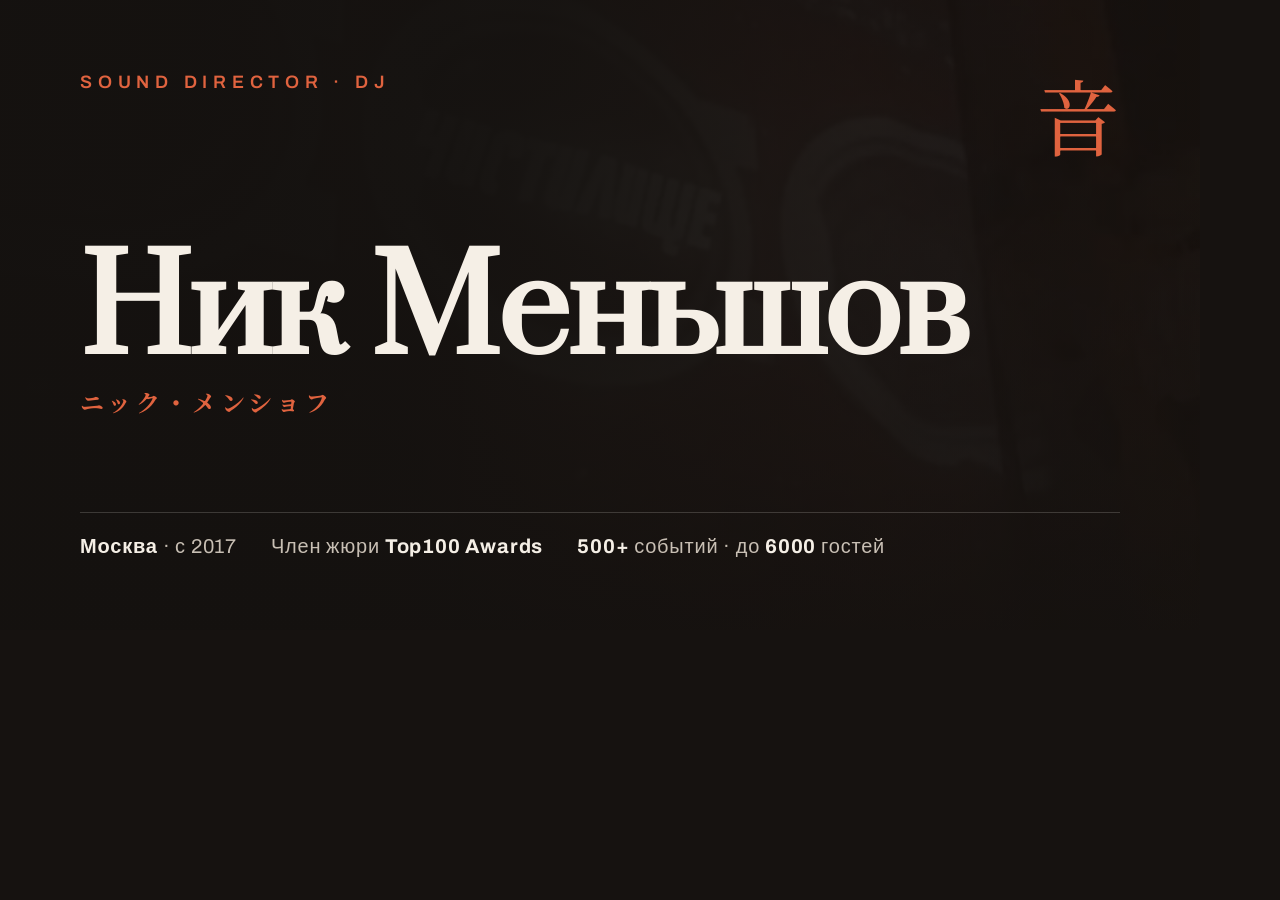
<file: site/og.html>
<!DOCTYPE html>
<html lang="ru"><head><meta charset="UTF-8"/>
<link href="https://fonts.googleapis.com/css2?family=Prata&family=Archivo:wght@600&family=Noto+Serif+JP:wght@600&display=swap" rel="stylesheet"/>
<style>
  *{margin:0;padding:0;box-sizing:border-box;}
  body{width:1200px;height:630px;overflow:hidden;background:#161210;color:#f5efe6;font-family:'Archivo',sans-serif;position:relative;}
  .bgimg{position:absolute;inset:0;background:url('media/poster-reel2.jpg') center/cover;filter:grayscale(.25) contrast(1.05) brightness(.42) saturate(.9);}
  .scrim{position:absolute;inset:0;background:linear-gradient(110deg,rgba(20,17,15,.92) 38%,rgba(20,17,15,.35) 100%),radial-gradient(120% 100% at 90% 10%,transparent,rgba(20,17,15,.9));}
  .wrap{position:absolute;inset:0;padding:72px 80px;display:flex;flex-direction:column;justify-content:space-between;z-index:2;}
  .top{display:flex;justify-content:space-between;align-items:flex-start;}
  .role{font-size:18px;letter-spacing:.32em;text-transform:uppercase;color:#e0633f;font-weight:600;}
  .kanji{font-family:'Noto Serif JP',serif;font-size:84px;color:#e0633f;line-height:1;}
  h1{font-family:'Prata',serif;font-size:128px;line-height:.92;letter-spacing:-.02em;}
  h1 .jp{display:block;font-family:'Noto Serif JP',serif;font-size:24px;color:#e0633f;letter-spacing:.18em;margin-top:18px;}
  .meta{display:flex;gap:34px;font-size:20px;color:#c8bfb4;letter-spacing:.04em;border-top:1px solid rgba(245,239,230,.18);padding-top:22px;}
  .meta b{color:#f5efe6;}
</style></head>
<body>
<div class="bgimg"></div><div class="scrim"></div>
<div class="wrap">
  <div class="top"><span class="role">Sound Director · DJ</span><span class="kanji" lang="ja">音</span></div>
  <h1>Ник Меньшов<span class="jp" lang="ja">ニック・メンショフ</span></h1>
  <div class="meta"><span><b>Москва</b> · с 2017</span><span>Член жюри <b>Top100 Awards</b></span><span><b>500+</b> событий · до <b>6000</b> гостей</span></div>
</div>
</body></html>
</file>
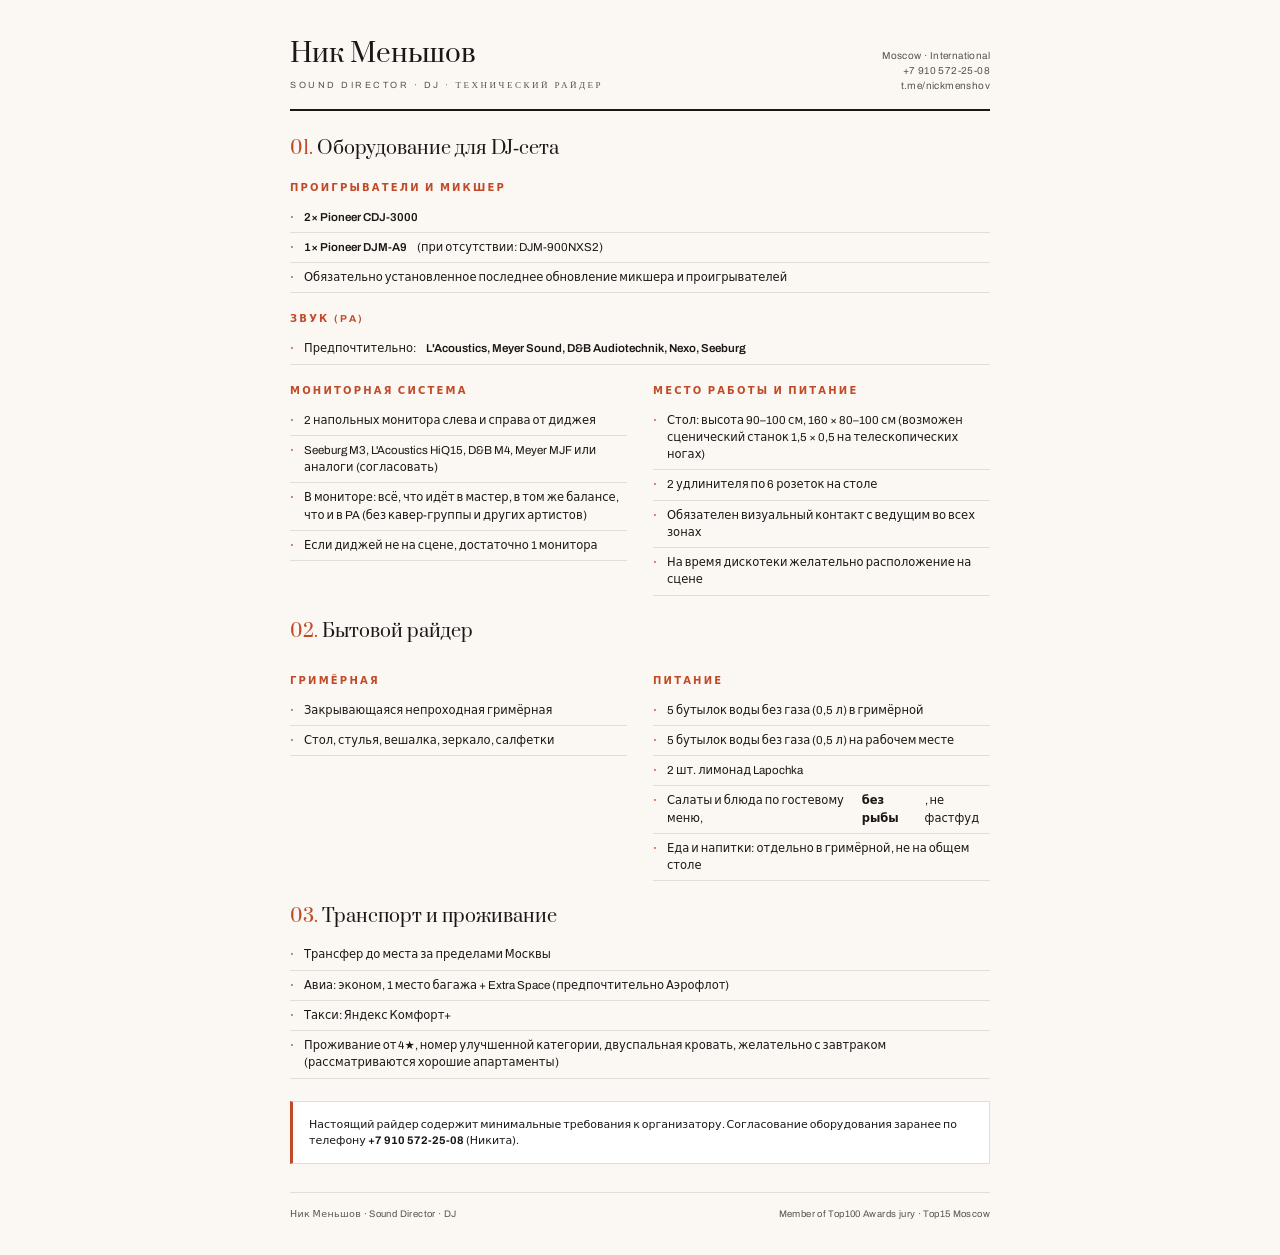
<file: site/rider.html>
<!DOCTYPE html>
<html lang="ru">
<head>
<meta charset="UTF-8" />
<title>Технический райдер · Ник Меньшов</title>
<link rel="preconnect" href="https://fonts.googleapis.com" />
<link rel="preconnect" href="https://fonts.gstatic.com" crossorigin />
<link href="https://fonts.googleapis.com/css2?family=Prata&family=Archivo:wght@400;500;600;700&display=swap" rel="stylesheet" />
<style>
  @page { size:A4; margin:18mm 16mm; }
  :root{ --ink:#1c1714; --soft:#5b524c; --accent:#c14a28; --line:#e3ddd6; --paper:#fbf8f4; }
  *{ box-sizing:border-box; margin:0; padding:0; }
  body{ font-family:'Archivo',system-ui,sans-serif; color:var(--ink); background:var(--paper); line-height:1.5; font-size:11.5px; }
  .doc{ max-width:760px; margin:0 auto; padding:34px 30px; }
  header{ display:flex; justify-content:space-between; align-items:flex-end; border-bottom:2px solid var(--ink); padding-bottom:16px; margin-bottom:24px; }
  .brand{ font-family:'Prata',serif; font-size:26px; }
  .brand small{ display:block; font-family:'Archivo'; font-size:9px; letter-spacing:0.28em; text-transform:uppercase; color:var(--soft); margin-top:6px; }
  .meta{ text-align:right; font-size:10px; color:var(--soft); letter-spacing:0.04em; }
  h1{ font-family:'Prata',serif; font-size:18px; font-weight:400; margin:22px 0 10px; }
  h1 .a{ color:var(--accent); }
  h2{ font-size:10px; letter-spacing:0.22em; text-transform:uppercase; color:var(--accent); margin:18px 0 8px; }
  ul{ list-style:none; }
  li{ padding:6px 0; border-bottom:1px solid var(--line); display:flex; gap:10px; }
  li::before{ content:"·"; color:var(--accent); font-weight:700; }
  li b{ font-weight:600; }
  .two{ display:grid; grid-template-columns:1fr 1fr; gap:26px; }
  .note{ margin-top:22px; padding:14px 16px; background:#fff; border:1px solid var(--line); border-left:3px solid var(--accent); font-size:11px; }
  footer{ margin-top:28px; padding-top:14px; border-top:1px solid var(--line); display:flex; justify-content:space-between; font-size:9.5px; color:var(--soft); letter-spacing:0.04em; }
</style>
</head>
<body>
<div class="doc">
  <header>
    <div class="brand">Ник Меньшов<small>Sound Director · DJ · Технический райдер</small></div>
    <div class="meta">Moscow · International<br/>+7 910 572‑25‑08<br/>t.me/nickmenshov</div>
  </header>

  <h1><span class="a">01.</span> Оборудование для DJ‑сета</h1>
  <h2>Проигрыватели и микшер</h2>
  <ul>
    <li><b>2× Pioneer CDJ‑3000</b></li>
    <li><b>1× Pioneer DJM‑A9</b> (при отсутствии: DJM‑900NXS2)</li>
    <li>Обязательно установленное последнее обновление микшера и проигрывателей</li>
  </ul>
  <h2>Звук (PA)</h2>
  <ul>
    <li>Предпочтительно: <b>L'Acoustics, Meyer Sound, D&B Audiotechnik, Nexo, Seeburg</b></li>
  </ul>
  <div class="two">
    <div>
      <h2>Мониторная система</h2>
      <ul>
        <li>2 напольных монитора слева и справа от диджея</li>
        <li>Seeburg M3, L'Acoustics HiQ15, D&B M4, Meyer MJF или аналоги (согласовать)</li>
        <li>В мониторе: всё, что идёт в мастер, в том же балансе, что и в PA (без кавер‑группы и других артистов)</li>
        <li>Если диджей не на сцене, достаточно 1 монитора</li>
      </ul>
    </div>
    <div>
      <h2>Место работы и питание</h2>
      <ul>
        <li>Стол: высота 90–100 см, 160 × 80–100 см (возможен сценический станок 1,5 × 0,5 на телескопических ногах)</li>
        <li>2 удлинителя по 6 розеток на столе</li>
        <li>Обязателен визуальный контакт с ведущим во всех зонах</li>
        <li>На время дискотеки желательно расположение на сцене</li>
      </ul>
    </div>
  </div>

  <h1><span class="a">02.</span> Бытовой райдер</h1>
  <div class="two">
    <div>
      <h2>Гримёрная</h2>
      <ul>
        <li>Закрывающаяся непроходная гримёрная</li>
        <li>Стол, стулья, вешалка, зеркало, салфетки</li>
      </ul>
    </div>
    <div>
      <h2>Питание</h2>
      <ul>
        <li>5 бутылок воды без газа (0,5 л) в гримёрной</li>
        <li>5 бутылок воды без газа (0,5 л) на рабочем месте</li>
        <li>2 шт. лимонад Lapochka</li>
        <li>Салаты и блюда по гостевому меню, <b>без рыбы</b>, не фастфуд</li>
        <li>Еда и напитки: отдельно в гримёрной, не на общем столе</li>
      </ul>
    </div>
  </div>

  <h1><span class="a">03.</span> Транспорт и проживание</h1>
  <ul>
    <li>Трансфер до места за пределами Москвы</li>
    <li>Авиа: эконом, 1 место багажа + Extra Space (предпочтительно Аэрофлот)</li>
    <li>Такси: Яндекс Комфорт+</li>
    <li>Проживание от 4★, номер улучшенной категории, двуспальная кровать, желательно с завтраком (рассматриваются хорошие апартаменты)</li>
  </ul>

  <div class="note">Настоящий райдер содержит минимальные требования к организатору. Согласование оборудования заранее по телефону <b>+7 910 572‑25‑08</b> (Никита).</div>

  <footer>
    <span>Ник Меньшов · Sound Director · DJ</span>
    <span>Member of Top100 Awards jury · Top15 Moscow</span>
  </footer>
</div>
</body>
</html>
</file>
